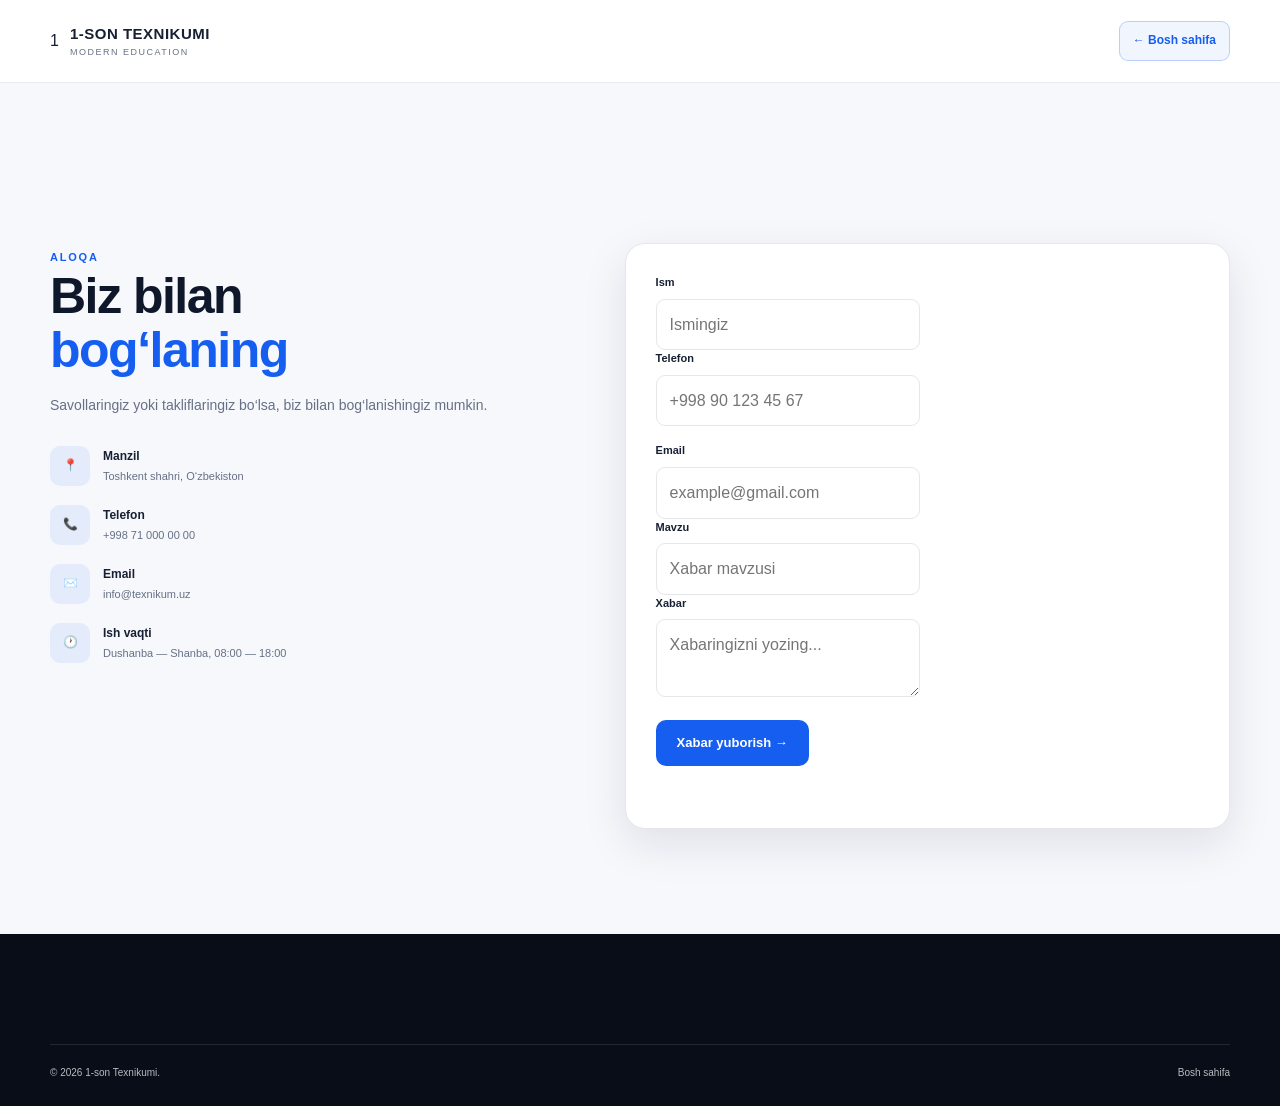
<file: sayt/pages/contact.html>
<!DOCTYPE html> <html lang="uz"> <head> <meta charset="UTF-8">

<meta name="viewport" content="width=device-width, initial-scale=1.0">

<title>Aloqa | 1-son Texnikumi</title> <link rel="stylesheet" href="../css/style.css"> </head> <body> <header class="header"> <div class="container navbar">

<a href="../index.html" class="logo">

<div class="logo-icon"> 1 </div> <div class="logo-text"> <strong> 1-SON TEXNIKUMI </strong> <span> MODERN EDUCATION </span> </div> </a>

<a href="../index.html" class="student-login">

← Bosh sahifa

</a> </div> </header> <main> <section class="section contact" style="padding-top:160px;"> <div class="container"> <div class="contact-grid"> <div class="contact-info"> <span class="section-label"> Aloqa </span> <h2> Biz bilan <span>bog‘laning</span> </h2> <p> Savollaringiz yoki takliflaringiz bo‘lsa, biz bilan bog‘lanishingiz mumkin. </p> <div class="contact-list"> <div class="contact-item"> <div class="contact-icon"> 📍 </div> <div> <strong> Manzil </strong> <span> Toshkent shahri, O‘zbekiston </span> </div> </div> <div class="contact-item"> <div class="contact-icon"> 📞 </div> <div> <strong> Telefon </strong> <span> +998 71 000 00 00 </span> </div> </div> <div class="contact-item"> <div class="contact-icon"> ✉️ </div> <div> <strong> Email </strong> <span> info@texnikum.uz </span> </div> </div> <div class="contact-item"> <div class="contact-icon"> 🕐 </div> <div> <strong> Ish vaqti </strong> <span> Dushanba — Shanba, 08:00 — 18:00 </span> </div> </div> </div> </div> <div class="contact-form-wrapper"> <form class="contact-form"> <div class="form-row"> <div class="form-group"> <label> Ism </label>

<input
type="text"
placeholder="Ismingiz"
required

</div> <div class="form-group"> <label> Telefon </label>

<input
type="tel"
placeholder="+998 90 123 45 67"
required

</div> </div> <div class="form-group"> <label> Email </label>

<input
type="email"
placeholder="example@gmail.com"
required

</div> <div class="form-group"> <label> Mavzu </label>

<input
type="text"
placeholder="Xabar mavzusi"
required

</div> <div class="form-group"> <label> Xabar </label> <textarea placeholder="Xabaringizni yozing..." required ></textarea> </div>

<button type="submit" class="btn btn-primary">

Xabar yuborish →

</button> </form> </div> </div> </div> </section> </main> <footer class="footer"> <div class="container"> <div class="footer-bottom"> <p> © 2026 1-son Texnikumi. </p> <div> <a href="../index.html"> Bosh sahifa </a> </div> </div> </div> </footer> <script src="../js/main.js"></script> </body> </html>
</file>
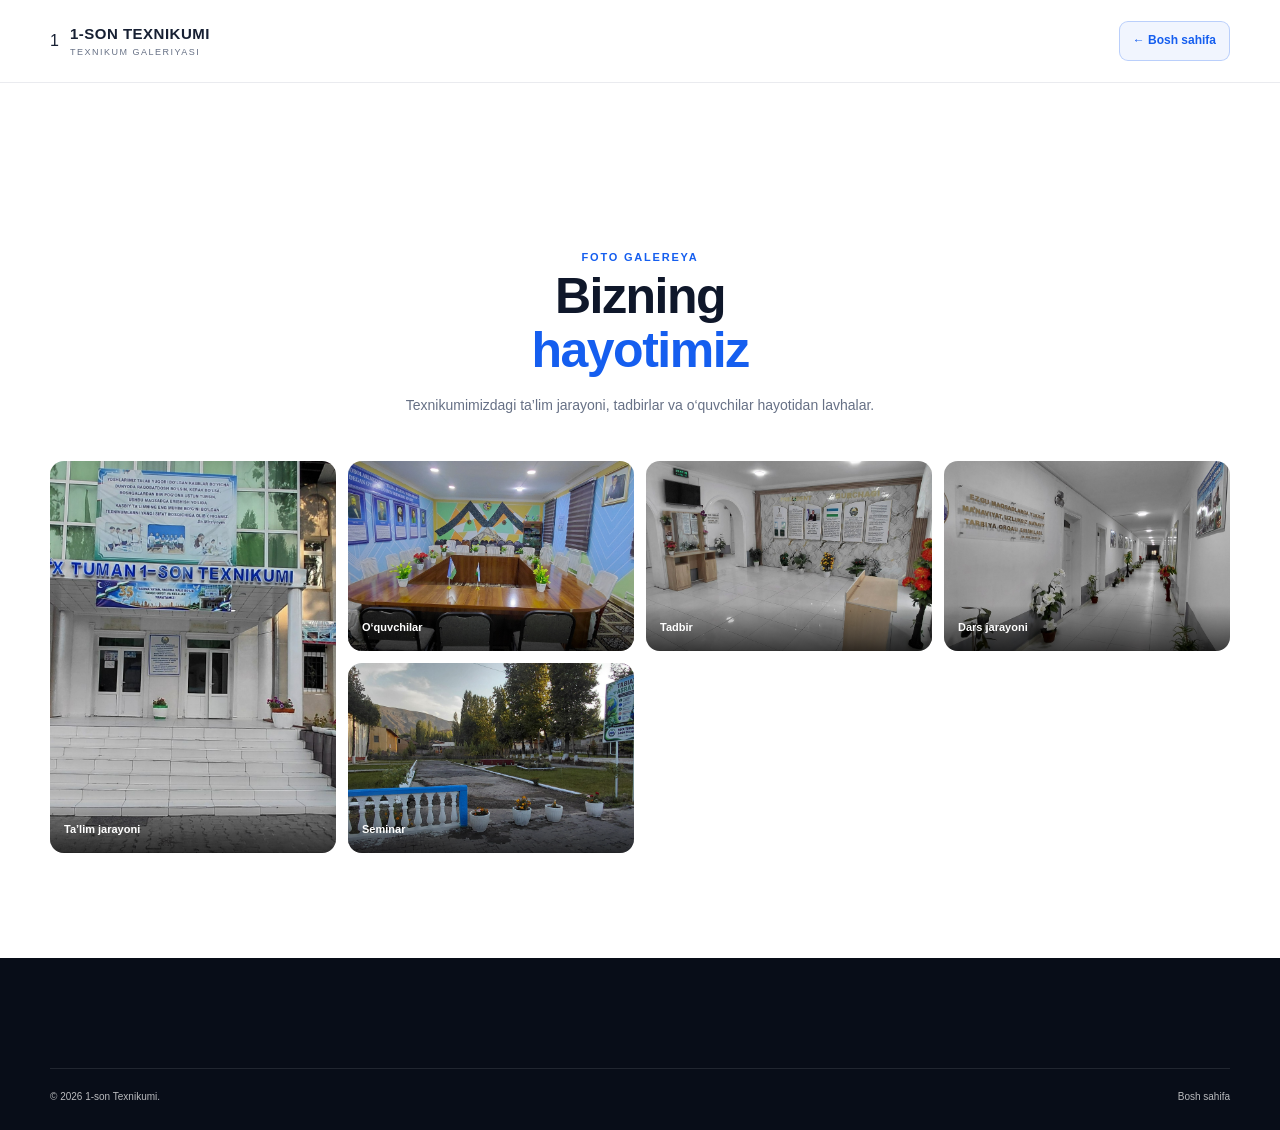
<file: sayt/pages/gallery.html>
<!DOCTYPE html>
 <html lang="uz"> <head>
 <meta charset="UTF-8">

<meta name="viewport" content="width=device-width, initial-scale=1.0">

<title>Galereya | 1-son Texnikumi</title>
 <link rel="stylesheet" href="../css/style.css"> 
</head> 
<body> 
<header class="header"> 
    <div class="container navbar">

        <a href="/index.html" class="logo">

                <div class="logo-icon"> 1 </div>
            <div class="logo-text">
                <strong> 1-SON TEXNIKUMI </strong> 
                 <span> TEXNIKUM GALERIYASI </span> 
            </div> 
        </a>

        <a href="../index.html" class="student-login">

            ← Bosh sahifa

        </a>
     </div>
</header>  
<main>  
     <section class="section" style="padding-top:160px;"> 
        <div class="container"> 
            <div class="section-heading center"> 
                <span class="section-label"> Foto galereya 

                </span> <h2> Bizning <span>hayotimiz</span> </h2>
                 <p> Texnikumimizdagi ta’lim jarayoni, tadbirlar va o‘quvchilar hayotidan lavhalar. </p>
                 </div> <div class="gallery-grid"> <div class="gallery-item gallery-large">

<img src="../assets/image/texnikum.jpg" alt="Texnikum">

<div class="gallery-overlay"> Ta’lim jarayoni </div> 
</div> <div class="gallery-item">

  <img src="../assets/image/madaniyat.jpg" alt="O‘quvchilar">

  <div class="gallery-overlay"> O‘quvchilar </div>
 </div> <div class="gallery-item">

<img src="../assets/image/zal.jpg" alt="Tadbir">

<div class="gallery-overlay"> Tadbir </div> </div> <div class="gallery-item">

<img src="../assets/image/zal2.jpg" alt="Dars jarayoni">

<div class="gallery-overlay"> Dars jarayoni </div> </div>
 <div class="gallery-item">

<img src="../assets/image/texnikumbog.jpg" alt="Texnikum bog">

<div class="gallery-overlay"> Seminar </div>
 </div>
 </div> 
</div> 
</section> 
</main> 

<footer class="footer">
    <div class="container"> <div class="footer-bottom">
         <p> © 2026 1-son Texnikumi. </p>
          <div> <a href="../index.html"> Bosh sahifa </a> 
    </div> </div> </div> </footer>
    
<script src="../js/main.js"></script> 

</body> 
</html>
</file>
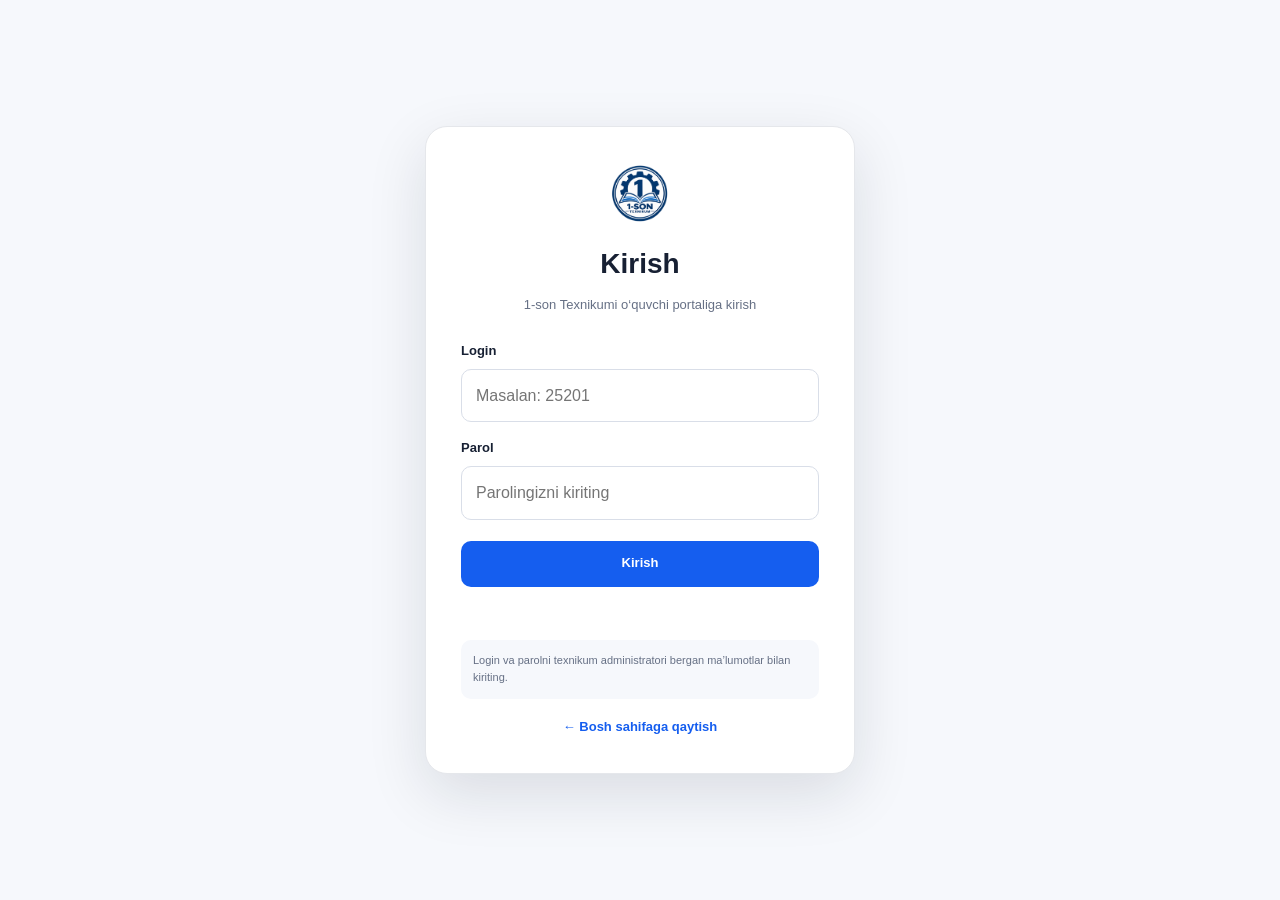
<file: sayt/pages/login.html>
<!DOCTYPE html>
<html lang="uz">
<head>
    <meta charset="UTF-8">
    <meta name="viewport" content="width=device-width, initial-scale=1.0">
    <title>Kirish | 1-son Texnikumi</title>
    <link rel="icon" type="image/png" href="../assets/image/logo.png">
    <link rel="stylesheet" href="../css/style.css">
</head>
<body>

<main class="login-page">
    <section class="login-card" aria-labelledby="loginTitle">
        <img class="login-logo"
             src="../assets/image/logo.png"
             alt="1-son Texnikumi">

        <h1 id="loginTitle">Kirish</h1>
        <p class="login-subtitle">1-son Texnikumi o‘quvchi portaliga kirish</p>

        <form id="loginForm" novalidate>
            <div class="login-form-group">
                <label for="login">Login</label>
                <input
                    type="text"
                    id="login"
                    name="login"
                    placeholder="Masalan: 25201"
                    autocomplete="username"
                    inputmode="text"
                    required
                >
            </div>

            <div class="login-form-group">
                <label for="password">Parol</label>
                <input
                    type="password"
                    id="password"
                    name="password"
                    placeholder="Parolingizni kiriting"
                    autocomplete="current-password"
                    required
                >
            </div>

            <button type="submit" class="btn btn-primary login-submit" id="loginSubmit">
                Kirish
            </button>

            <p id="loginMessage" class="login-message" role="status" aria-live="polite"></p>
        </form>

        <div class="login-note">
            Login va parolni texnikum administratori bergan ma’lumotlar bilan kiriting.
        </div>

        <a href="../index.html" class="login-back">← Bosh sahifaga qaytish</a>
    </section>
</main>

<script src="../js/login.js"></script>
</body>
</html>
</file>
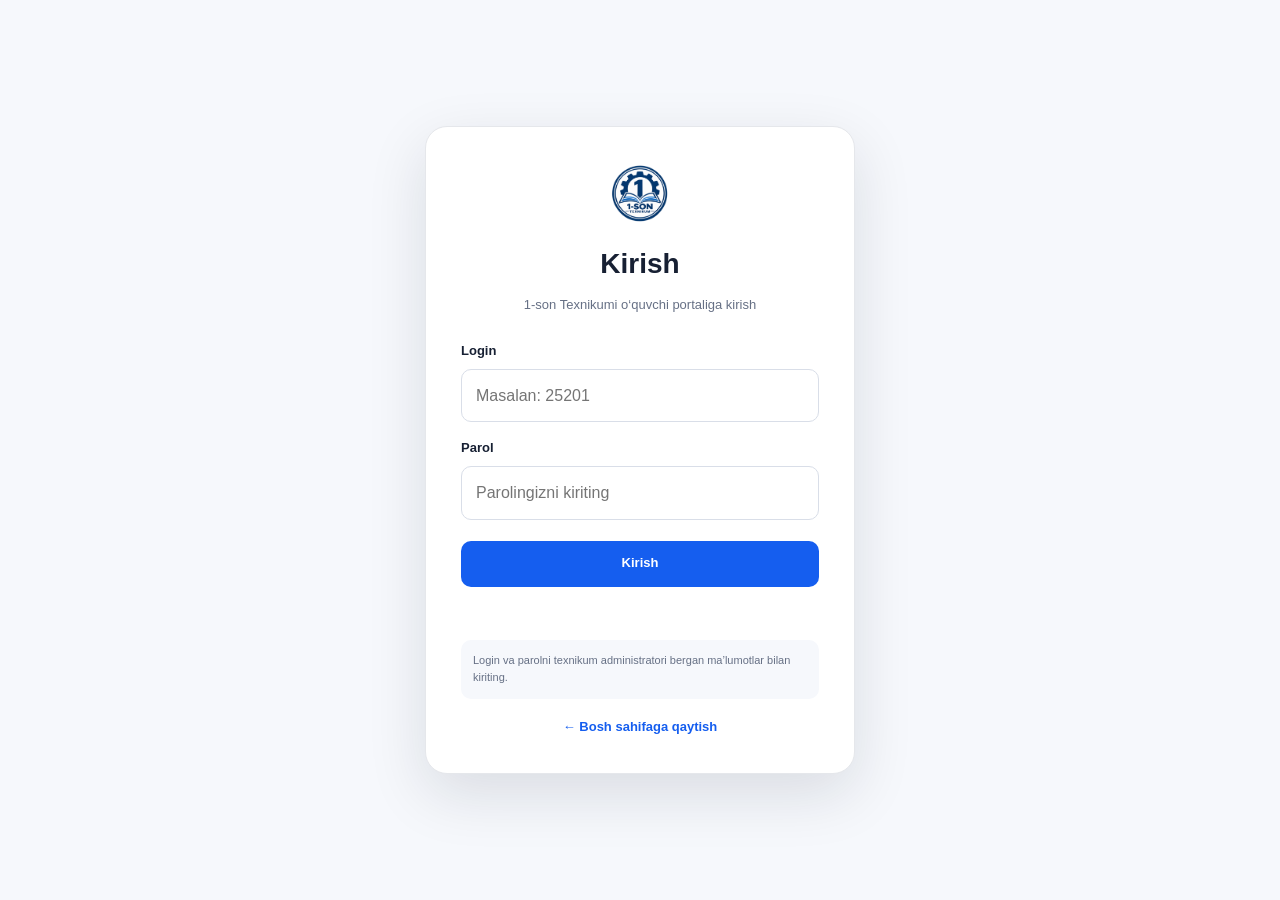
<file: sayt/pages/portal.html>
<!DOCTYPE html>
<html lang="uz">
<head>
    <meta charset="UTF-8">
    <meta name="viewport" content="width=device-width, initial-scale=1.0">
    <title>O'quvchi portali | 1-son Texnikumi</title>
    <link rel="icon" type="image/png" href="../assets/image/logo.png">
    <link rel="stylesheet" href="../css/style.css">
</head>
<body class="portal-body">

<header class="header">
    <div class="container">
        <nav class="navbar">
            <a href="../index.html" class="logo">
                <img src="../assets/image/logo.png" alt="1-son Texnikumi" width="52" height="52">
                <div class="logo-text">
                    <strong>1-SON TEXNIKUMI</strong>
                    <span>ZAMONAVIY TA'LIM</span>
                </div>
            </a>
            <div class="header-actions">
                <a href="../index.html" class="student-login">Bosh sahifa</a>
                <button id="logoutButton" class="login-button" type="button">Chiqish</button>
            </div>
        </nav>
    </div>
</header>

<main class="portal-page">
    <div class="container">
        <section class="portal-welcome">
            <div class="portal-welcome-text">
                <div class="section-label">O'QUVCHI PORTALI</div>
                <h1>Xush kelibsiz, <span id="studentName">O'quvchi</span>!</h1>
                <p id="studentInfo">Ma'lumotlar yuklanmoqda...</p>
            </div>
            <div class="portal-avatar" id="studentAvatar">O</div>
        </section>

        <div id="portalMessage" class="portal-message"></div>

        <section class="portal-cards">
            <article class="portal-card profile-card">
                <div class="portal-card-head">
                    <div>
                        <span class="portal-card-label">SHAXSIY MA'LUMOT</span>
                        <h2>Profil</h2>
                    </div>
                </div>
                <div class="profile-list">
                    <div><span>F.I.Sh.</span><strong id="profileName">—</strong></div>
                    <div><span>Login</span><strong id="profileLogin">—</strong></div>
                    <div><span>Guruh</span><strong id="profileGroup">—</strong></div>
                </div>
            </article>

            <article class="portal-card schedule-card">
                <div class="portal-card-head schedule-head">
                    <div>
                        <span class="portal-card-label">2026–2027 · I SEMESTR · I SMENA</span>
                        <h2>Haftalik dars jadvali</h2>
                    </div>
                    <span class="schedule-badge">252-GURUH</span>
                </div>
                <div id="scheduleContainer" class="schedule-container">
                    <div class="schedule-loading">Dars jadvali yuklanmoqda...</div>
                </div>
            </article>

            <article class="portal-card grades-card">
                <div class="portal-card-head">
                    <div>
                        <span class="portal-card-label">O'ZLASHTIRISH</span>
                        <h2>Baholar</h2>
                    </div>
                </div>
                <div class="table-wrap">
                    <table class="portal-table">
                        <thead>
                            <tr><th>#</th><th>Fan</th><th>Baho</th><th>Sana</th></tr>
                        </thead>
                        <tbody id="gradesBody">
                            <tr><td colspan="4">Yuklanmoqda...</td></tr>
                        </tbody>
                    </table>
                </div>
            </article>

            <article class="portal-card attendance-card">
                <div class="portal-card-head">
                    <div>
                        <span class="portal-card-label">NAZORAT</span>
                        <h2>Davomat</h2>
                    </div>
                </div>
                <div class="attendance-summary" id="attendanceSummary">—</div>
                <div class="table-wrap">
                    <table class="portal-table">
                        <thead><tr><th>Sana</th><th>Holat</th></tr></thead>
                        <tbody id="attendanceBody">
                            <tr><td colspan="2">Yuklanmoqda...</td></tr>
                        </tbody>
                    </table>
                </div>
            </article>

            <article class="portal-card announcements-card">
                <div class="portal-card-head">
                    <div>
                        <span class="portal-card-label">MUHIM XABARLAR</span>
                        <h2>E'lonlar</h2>
                    </div>
                </div>
                <div id="announcementsList" class="announcements-list">Yuklanmoqda...</div>
            </article>
        </section>
    </div>...................................
</main>

<footer class="footer">
    <div class="container">
        <div class="footer-bottom">
            <p>© <span id="currentYear">2026</span> 1-son Texnikumi. Barcha huquqlar himoyalangan.</p>
            <a href="../index.html">Bosh sahifa</a>
        </div>
    </div>
</footer>

<script src="../js/portal.js"></script>
</body>
</html>
</file>
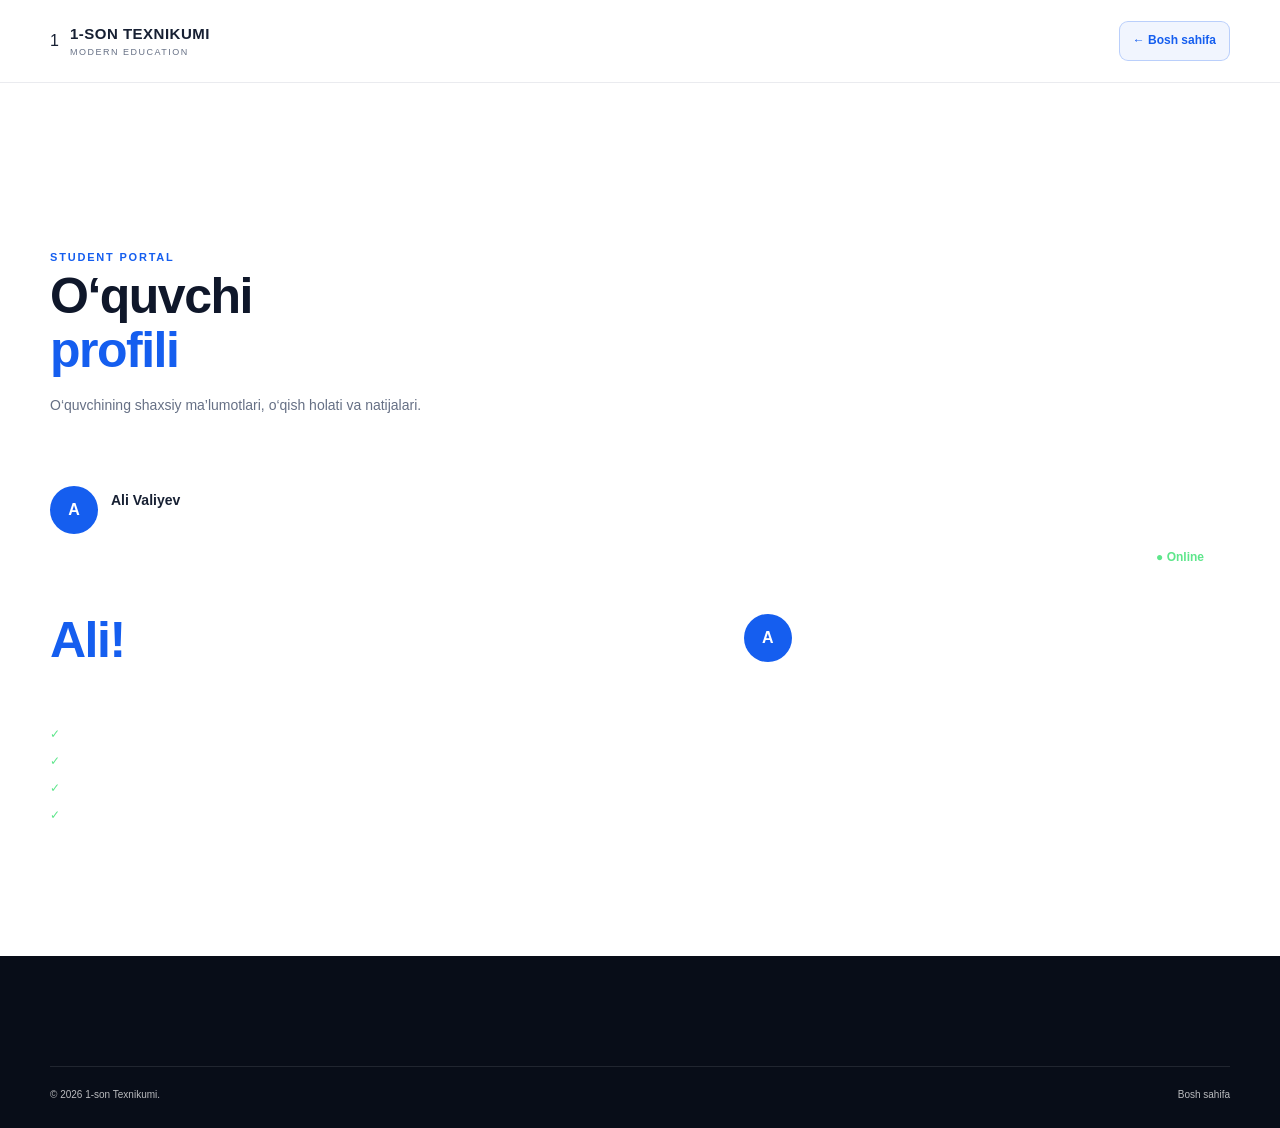
<file: sayt/pages/student-profile.html>
<!DOCTYPE html> <html lang="uz"> <head>
<meta charset="UTF-8">
<meta name="viewport"
      content="width=device-width, initial-scale=1.0">

<title>O‘quvchi profili | 1-son Texnikumi</title>

<link rel="stylesheet"
      href="../css/style.css">

</head> <body> <header class="header">
<div class="container navbar">

    <a href="../index.html" class="logo">

        <div class="logo-icon">
            1
        </div>

        <div class="logo-text">

            <strong>
                1-SON TEXNIKUMI
            </strong>

            <span>
                MODERN EDUCATION
            </span>

        </div>

    </a>

    <a href="../index.html"
       class="student-login">

        ← Bosh sahifa

    </a>

</div>

</header> <main> <section class="section" style="padding-top:160px;"> <div class="container">
<div class="section-heading">

    <span class="section-label">
        Student Portal
    </span>

    <h2>
        O‘quvchi
        <span>profili</span>
    </h2>

    <p>
        O‘quvchining shaxsiy ma’lumotlari,
        o‘qish holati va natijalari.
    </p>

</div>


<div class="portal-wrapper">

    <div class="portal-content">

        <div class="dashboard-user">

            <div class="user-avatar">
                A
            </div>

            <div>

                <strong>
                    Ali Valiyev
                </strong>

                <span>
                    ST-2026-001
                </span>

            </div>

        </div>


        <h2>
            Xush kelibsiz,
            <span>Ali!</span>
        </h2>

        <p>
            Bu sahifada o‘quvchining ta’lim jarayoni,
            baholari va davomat ma’lumotlarini
            ko‘rish mumkin.
        </p>


        <ul class="portal-list">

            <li>
                <span>✓</span>
                Davomat
            </li>

            <li>
                <span>✓</span>
                Baholar
            </li>

            <li>
                <span>✓</span>
                Fanlar
            </li>

            <li>
                <span>✓</span>
                Imtihonlar
            </li>

        </ul>

    </div>


    <div class="portal-dashboard">

        <div class="dashboard-top">

            <span>
                O‘quvchi kabineti
            </span>

            <span class="online">
                ● Online
            </span>

        </div>


        <div class="dashboard-user">

            <div class="user-avatar">
                A
            </div>

            <div>

                <strong>
                    Ali Valiyev
                </strong>

                <span>
                    Dasturiy injiniring
                </span>

            </div>

        </div>


        <div class="dashboard-stats">

            <div>
                <strong>92%</strong>
                <span>Davomat</span>
            </div>

            <div>
                <strong>4.7</strong>
                <span>O‘rtacha baho</span>
            </div>

            <div>
                <strong>12</strong>
                <span>Fanlar</span>
            </div>

        </div>

    </div>

</div>

</div> </section> </main> <footer class="footer"> <div class="container"> <div class="footer-bottom"> <p> © 2026 1-son Texnikumi. </p> <a href="../index.html"> Bosh sahifa </a> </div> </div> </footer> <script src="../js/main.js"></script> </body> </html>
</file>
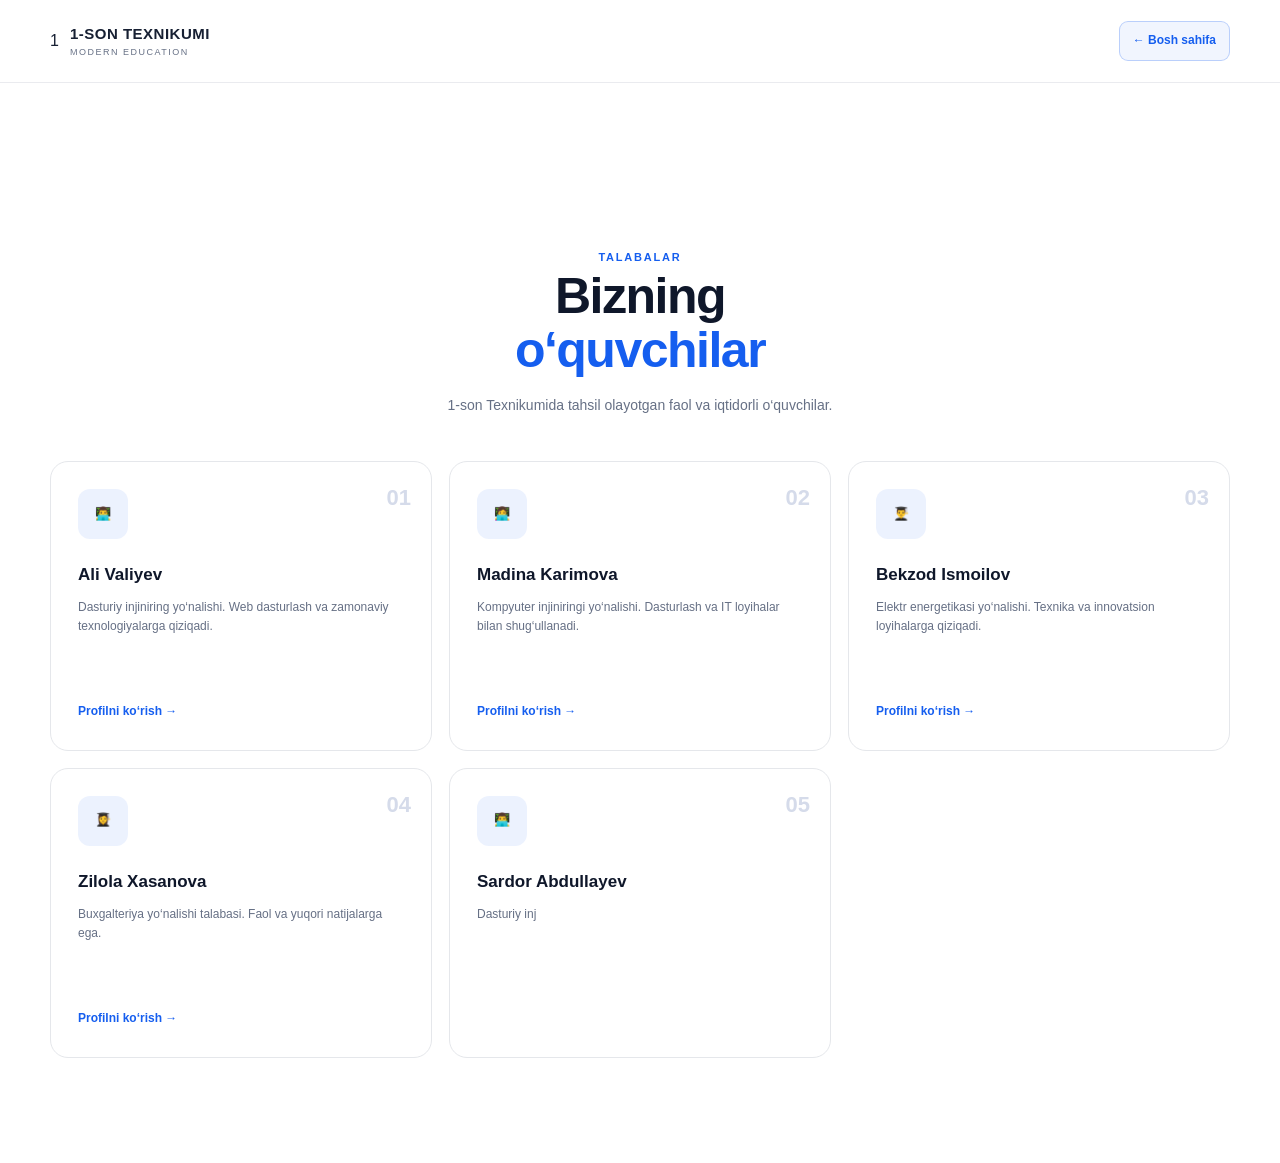
<file: sayt/pages/students.html>
<!DOCTYPE html> <html lang="uz"> <head> <meta charset="UTF-8"> <meta name="viewport" content="width=device-width, initial-scale=1.0"> <title>O‘quvchilar | 1-son Texnikumi</title> <link rel="stylesheet" href="../css/style.css"> </head> <body> <header class="header"> <div class="container navbar">
    <a href="../index.html" class="logo">
        <div class="logo-icon">1</div>
        <div class="logo-text">
            <strong>1-SON TEXNIKUMI</strong>
            <span>MODERN EDUCATION</span>
        </div>
    </a>

    <a href="../index.html" class="student-login">
        ← Bosh sahifa
    </a>

</div>

</header> <main> <section class="section" style="padding-top:160px;"> <div class="container">
<div class="section-heading center">

    <span class="section-label">
        Talabalar
    </span>

    <h2>
        Bizning
        <span>o‘quvchilar</span>
    </h2>

    <p>
        1-son Texnikumida tahsil olayotgan
        faol va iqtidorli o‘quvchilar.
    </p>

</div>


<div class="education-grid">

    <article class="education-card">

        <span class="education-number">01</span>

        <div class="education-icon">
            👨‍💻
        </div>

        <h3>
            Ali Valiyev
        </h3>

        <p>
            Dasturiy injiniring yo‘nalishi.
            Web dasturlash va zamonaviy
            texnologiyalarga qiziqadi.
        </p>

        <a href="student-profile.html">
            Profilni ko‘rish →
        </a>

    </article>


    <article class="education-card">

        <span class="education-number">02</span>

        <div class="education-icon">
            👩‍💻
        </div>

        <h3>
            Madina Karimova
        </h3>

        <p>
            Kompyuter injiniringi yo‘nalishi.
            Dasturlash va IT loyihalar bilan
            shug‘ullanadi.
        </p>

        <a href="student-profile.html">
            Profilni ko‘rish →
        </a>

    </article>


    <article class="education-card">

        <span class="education-number">03</span>

        <div class="education-icon">
            👨‍🎓
        </div>

        <h3>
            Bekzod Ismoilov
        </h3>

        <p>
            Elektr energetikasi yo‘nalishi.
            Texnika va innovatsion loyihalarga
            qiziqadi.
        </p>

        <a href="student-profile.html">
            Profilni ko‘rish →
        </a>

    </article>


    <article class="education-card">

        <span class="education-number">04</span>

        <div class="education-icon">
            👩‍🎓
        </div>

        <h3>
            Zilola Xasanova
        </h3>

        <p>
            Buxgalteriya yo‘nalishi talabasi.
            Faol va yuqori natijalarga ega.
        </p>

        <a href="student-profile.html">
            Profilni ko‘rish →
        </a>

    </article>


    <article class="education-card">

        <span class="education-number">05</span>

        <div class="education-icon">
            👨‍💻
        </div>

        <h3>
            Sardor Abdullayev
        </h3>

        <p>
            Dasturiy inj
</file>
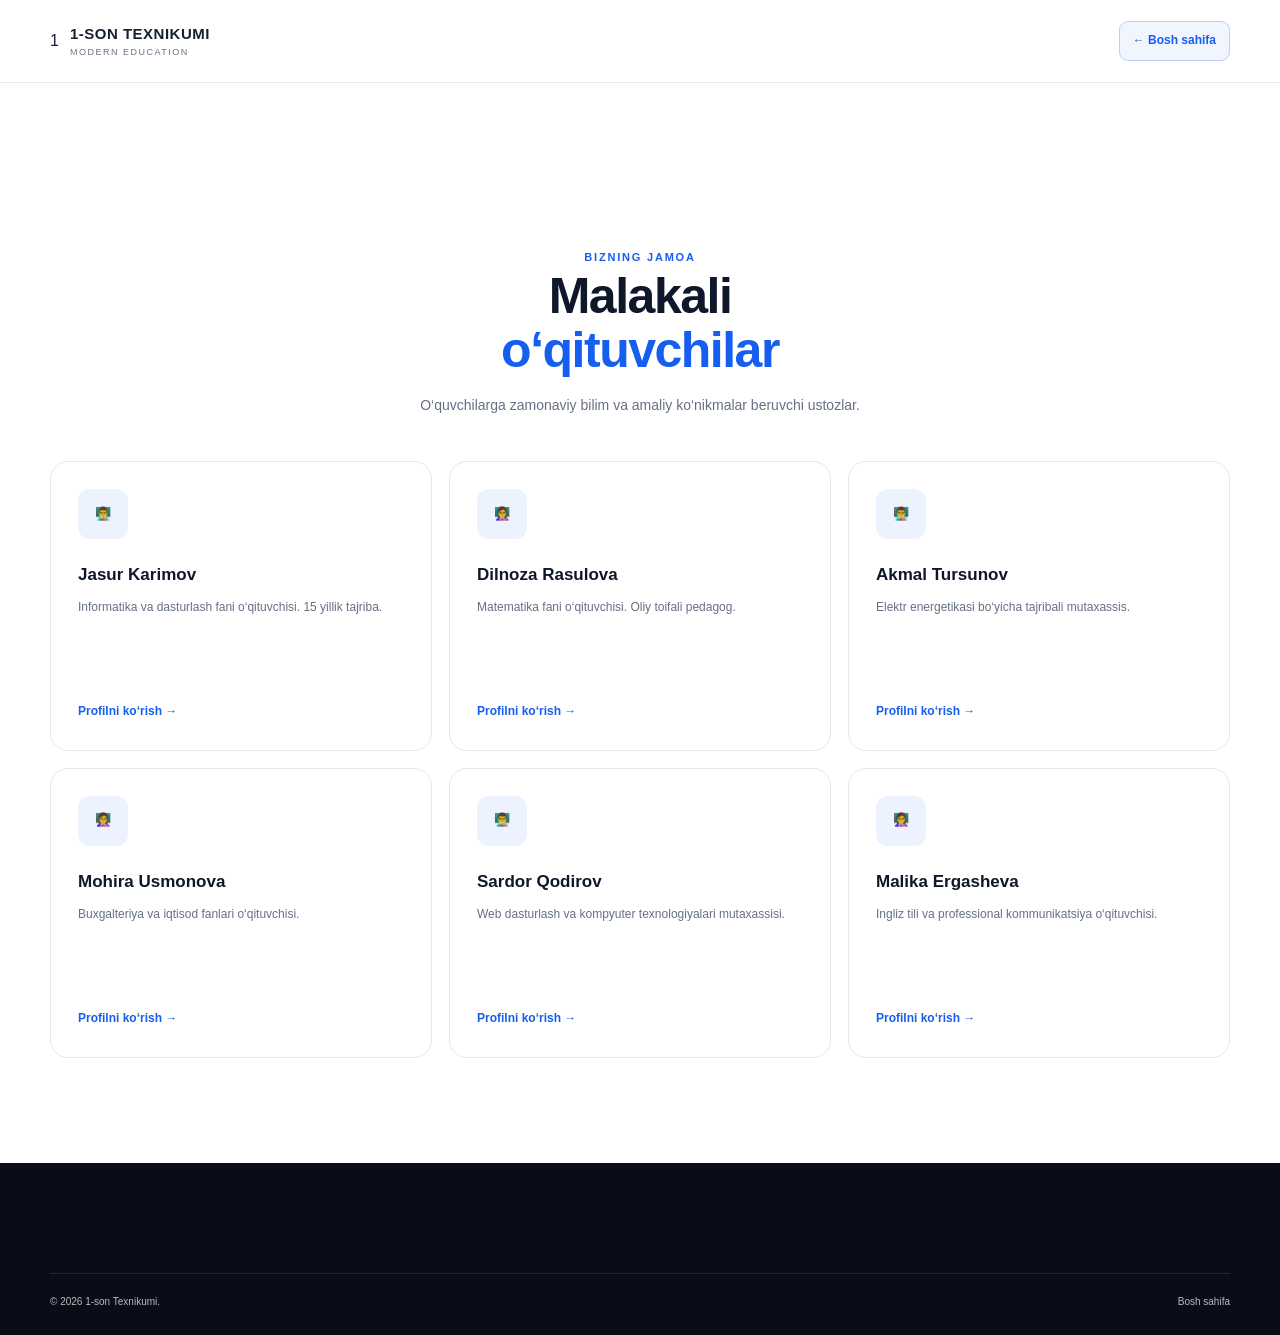
<file: sayt/pages/teachers.html>
<!DOCTYPE html> <html lang="uz"> <head> <meta charset="UTF-8"> <meta name="viewport" content="width=device-width, initial-scale=1.0"> <title>O‘qituvchilar | 1-son Texnikumi</title> <link rel="stylesheet" href="../css/style.css"> </head> <body> <header class="header"> <div class="container navbar">
    <a href="../index.html" class="logo">
        <div class="logo-icon">1</div>

        <div class="logo-text">
            <strong>1-SON TEXNIKUMI</strong>
            <span>MODERN EDUCATION</span>
        </div>
    </a>

    <a href="../index.html" class="student-login">
        ← Bosh sahifa
    </a>

</div>

</header> <main> <section class="section" style="padding-top:160px;"> <div class="container">
<div class="section-heading center">

    <span class="section-label">
        Bizning jamoa
    </span>

    <h2>
        Malakali
        <span>o‘qituvchilar</span>
    </h2>

    <p>
        O‘quvchilarga zamonaviy bilim va
        amaliy ko‘nikmalar beruvchi ustozlar.
    </p>

</div>


<div class="education-grid">

    <article class="education-card">

        <div class="education-icon">👨‍🏫</div>

        <h3>
            Jasur Karimov
        </h3>

        <p>
            Informatika va dasturlash fani
            o‘qituvchisi. 15 yillik tajriba.
        </p>

        <a href="teacher-profile.html">
            Profilni ko‘rish →
        </a>

    </article>


    <article class="education-card">

        <div class="education-icon">👩‍🏫</div>

        <h3>
            Dilnoza Rasulova
        </h3>

        <p>
            Matematika fani o‘qituvchisi.
            Oliy toifali pedagog.
        </p>

        <a href="teacher-profile.html">
            Profilni ko‘rish →
        </a>

    </article>


    <article class="education-card">

        <div class="education-icon">👨‍🏫</div>

        <h3>
            Akmal Tursunov
        </h3>

        <p>
            Elektr energetikasi bo‘yicha
            tajribali mutaxassis.
        </p>

        <a href="teacher-profile.html">
            Profilni ko‘rish →
        </a>

    </article>


    <article class="education-card">

        <div class="education-icon">👩‍🏫</div>

        <h3>
            Mohira Usmonova
        </h3>

        <p>
            Buxgalteriya va iqtisod fanlari
            o‘qituvchisi.
        </p>

        <a href="teacher-profile.html">
            Profilni ko‘rish →
        </a>

    </article>


    <article class="education-card">

        <div class="education-icon">👨‍🏫</div>

        <h3>
            Sardor Qodirov
        </h3>

        <p>
            Web dasturlash va kompyuter
            texnologiyalari mutaxassisi.
        </p>

        <a href="teacher-profile.html">
            Profilni ko‘rish →
        </a>

    </article>


    <article class="education-card">

        <div class="education-icon">👩‍🏫</div>

        <h3>
            Malika Ergasheva
        </h3>

        <p>
            Ingliz tili va professional
            kommunikatsiya o‘qituvchisi.
        </p>

        <a href="teacher-profile.html">
            Profilni ko‘rish →
        </a>

    </article>

</div>

</div> </section> </main> <footer class="footer"> <div class="container">
    <div class="footer-bottom">
        <p>© 2026 1-son Texnikumi.</p>

        <div>
            <a href="../index.html">Bosh sahifa</a>
        </div>
    </div>

</div>

</footer> <script src="../js/main.js"></script> </body> </html>
</file>
<file: sayt/css/style.css>
/* =========================================================
   1-SON TEXNIKUMI — ASOSIY CSS
   HTML alohida, CSS alohida
========================================================= */

* {
    margin: 0;
    padding: 0;
    box-sizing: border-box;
}

:root {
    --primary: #155eef;
    --primary-dark: #0b4dcc;
    --secondary: #0f172a;
    --text: #172033;
    --muted: #667085;
    --white: #ffffff;
    --light: #f6f8fc;
    --border: #e5e7eb;
    --success: #16a34a;
    --shadow: 0 15px 45px rgba(15, 23, 42, .10);
    --radius: 18px;
}

html {
    scroll-behavior: smooth;
}

body {
    font-family: "Inter", Arial, sans-serif;
    color: var(--text);
    background: var(--white);
    line-height: 1.6;
    overflow-x: hidden;
}

body.dark-mode {
    --secondary: #f8fafc;
    --text: #e5e7eb;
    --muted: #aab4c3;
    --white: #0f172a;
    --light: #111827;
    --border: #263244;
    background: #0b1120;
}

img {
    display: block;
    width: 100%;
}

a {
    color: inherit;
    text-decoration: none;
}

button,
input,
textarea {
    font: inherit;
}

button {
    cursor: pointer;
}

.container {
    width: min(1180px, calc(100% - 40px));
    margin: 0 auto;
}

/* =========================================================
   HEADER
========================================================= */

.header {
    position: sticky;
    top: 0;
    z-index: 1000;
    background: rgba(255, 255, 255, .94);
    border-bottom: 1px solid rgba(229, 231, 235, .8);
    backdrop-filter: blur(15px);
}

.dark-mode .header {
    background: rgba(11, 17, 32, .94);
    border-color: var(--border);
}

.navbar {
    position: relative;
    min-height: 82px;
    display: flex;
    align-items: center;
    justify-content: space-between;
    gap: 22px;
}

.logo {
    display: inline-flex;
    align-items: center;
    gap: 11px;
    flex-shrink: 0;
}

.logo img {
    width: 52px;
    height: 52px;
    object-fit: contain;
    border-radius: 12px;
}

.logo-text {
    display: flex;
    flex-direction: column;
    line-height: 1.15;
}

.logo-text strong {
    font-size: 15px;
    letter-spacing: .5px;
}

.logo-text span {
    margin-top: 5px;
    color: var(--muted);
    font-size: 9px;
    letter-spacing: 1.5px;
}

.navigation {
    display: flex;
    align-items: center;
    gap: 5px;
}

.nav-link {
    padding: 9px 11px;
    border-radius: 9px;
    color: var(--muted);
    font-size: 13px;
    font-weight: 600;
    transition: .2s ease;
}

.nav-link:hover,
.nav-link.active {
    color: var(--primary);
    background: rgba(21, 94, 239, .08);
}

.header-actions {
    display: flex;
    align-items: center;
    gap: 9px;
}

.student-login,
.login-button {
    display: inline-flex;
    align-items: center;
    justify-content: center;
    min-height: 40px;
    padding: 0 13px;
    border-radius: 9px;
    font-size: 12px;
    font-weight: 700;
    white-space: nowrap;
    transition: .2s ease;
}

/* KIRISH TUGMASI */
.login-button {
    color: var(--white);
    background: var(--primary);
    border: 1px solid var(--primary);
}

.login-button:hover {
    background: var(--primary-dark);
    transform: translateY(-1px);
    box-shadow: 0 7px 18px rgba(21, 94, 239, .22);
}

.student-login {
    color: var(--primary);
    border: 1px solid rgba(21, 94, 239, .25);
    background: rgba(21, 94, 239, .06);
}

.student-login:hover {
    background: rgba(21, 94, 239, .12);
}

.site-tools {
    display: flex;
    align-items: center;
    gap: 5px;
}

.site-tools button,
.menu-button {
    border: 0;
    background: transparent;
    color: var(--text);
    cursor: pointer;
    font: inherit;
}

.search-button,
.theme-button {
    padding: 8px 9px;
    border-radius: 8px;
    font-size: 12px;
    font-weight: 600;
}

.search-button:hover,
.theme-button:hover {
    background: var(--light);
    color: var(--primary);
}

.menu-button {
    display: none;
    width: 40px;
    height: 40px;
    padding: 8px;
    border-radius: 8px;
}

.menu-button span {
    display: block;
    width: 23px;
    height: 2px;
    margin: 4px auto;
    background: currentColor;
    border-radius: 2px;
}

.search-box {
    display: none;
    position: absolute;
    top: 75px;
    right: 20px;
    z-index: 1001;
    padding: 12px;
    background: var(--white);
    border: 1px solid var(--border);
    border-radius: 12px;
    box-shadow: var(--shadow);
}

.search-box.show {
    display: block;
}

.search-box input {
    width: 280px;
    max-width: 70vw;
    padding: 11px 14px;
    color: var(--text);
    background: var(--white);
    border: 1px solid var(--border);
    border-radius: 8px;
    outline: none;
}

.search-box input:focus {
    border-color: var(--primary);
}

/* =========================================================
   HERO
========================================================= */

.hero {
    position: relative;
    min-height: 680px;
    display: flex;
    align-items: center;
    overflow: hidden;
    background: linear-gradient(135deg, #f8fbff 0%, #eef4ff 100%);
}

.dark-mode .hero {
    background: #0f172a;
}

.hero-grid {
    position: absolute;
    inset: 0;
    opacity: .5;
    background-image:
        linear-gradient(rgba(21, 94, 239, .06) 1px, transparent 1px),
        linear-gradient(90deg, rgba(21, 94, 239, .06) 1px, transparent 1px);
    background-size: 55px 55px;
}

.hero-circle {
    position: absolute;
    border-radius: 50%;
    filter: blur(2px);
    pointer-events: none;
}

.circle-one {
    width: 330px;
    height: 330px;
    right: -130px;
    top: -80px;
    background: rgba(21, 94, 239, .10);
}

.circle-two {
    width: 220px;
    height: 220px;
    left: -80px;
    bottom: -70px;
    background: rgba(21, 94, 239, .08);
}

.hero-content {
    position: relative;
    z-index: 2;
    display: grid;
    grid-template-columns: 1fr .9fr;
    align-items: center;
    gap: 70px;
    padding: 85px 0;
}

.hero-badge {
    display: inline-flex;
    align-items: center;
    gap: 8px;
    margin-bottom: 20px;
    padding: 8px 12px;
    border-radius: 999px;
    color: var(--primary);
    background: rgba(21, 94, 239, .08);
    font-size: 12px;
    font-weight: 700;
}

.badge-dot {
    width: 7px;
    height: 7px;
    border-radius: 50%;
    background: var(--success);
    box-shadow: 0 0 0 5px rgba(22, 163, 74, .10);
}

.hero h1 {
    max-width: 700px;
    margin-bottom: 22px;
    color: var(--secondary);
    font-size: clamp(42px, 6vw, 76px);
    line-height: 1.02;
    letter-spacing: -2.8px;
}

.hero h1 span,
.section-heading h2 span,
.about-content h2 span,
.admission-content h2 span,
.portal-content h2 span,
.contact-info h2 span {
    display: block;
    color: var(--primary);
}

.hero-text > p {
    max-width: 600px;
    margin-bottom: 28px;
    color: var(--muted);
    font-size: 16px;
}

.hero-buttons,
.admission-actions,
.portal-buttons {
    display: flex;
    align-items: center;
    flex-wrap: wrap;
    gap: 11px;
}

.btn {
    display: inline-flex;
    align-items: center;
    justify-content: center;
    min-height: 46px;
    padding: 0 20px;
    border: 1px solid transparent;
    border-radius: 10px;
    font-size: 13px;
    font-weight: 700;
    transition: .22s ease;
}

.btn:hover {
    transform: translateY(-2px);
}

.btn-primary {
    color: #fff;
    background: var(--primary);
}

.btn-primary:hover {
    background: var(--primary-dark);
    box-shadow: 0 10px 24px rgba(21, 94, 239, .20);
}

.btn-secondary {
    color: var(--text);
    background: var(--white);
    border-color: var(--border);
}

.btn-secondary:hover {
    border-color: var(--primary);
    color: var(--primary);
}

.hero-info {
    display: flex;
    align-items: center;
    gap: 22px;
    margin-top: 45px;
}

.hero-info-item {
    display: flex;
    flex-direction: column;
}

.hero-info-item strong {
    color: var(--secondary);
    font-size: 22px;
}

.hero-info-item span {
    color: var(--muted);
    font-size: 11px;
}

.hero-info-line {
    width: 1px;
    height: 35px;
    background: var(--border);
}

.hero-visual {
    position: relative;
}

.hero-image-card {
    position: relative;
    overflow: hidden;
    border-radius: 28px;
    box-shadow: 0 30px 70px rgba(15, 23, 42, .20);
    transform: rotate(1deg);
}

.hero-image-card img {
    height: 520px;
    object-fit: cover;
}

.hero-image-overlay {
    position: absolute;
    inset: 0;
    background: linear-gradient(to top, rgba(15, 23, 42, .35), transparent 55%);
}

.floating-card {
    position: absolute;
    z-index: 3;
    padding: 15px 18px;
    background: var(--white);
    border: 1px solid var(--border);
    border-radius: 13px;
    box-shadow: var(--shadow);
}

.floating-card strong,
.floating-card span {
    display: block;
}

.floating-card strong {
    font-size: 19px;
}

.floating-card span {
    color: var(--muted);
    font-size: 10px;
}

.floating-card-top {
    top: 28px;
    left: -35px;
}

.floating-card-bottom {
    right: -25px;
    bottom: 30px;
}

/* =========================================================
   STATISTICS
========================================================= */

.statistics {
    position: relative;
    z-index: 5;
    margin-top: -35px;
}

.statistics-grid {
    display: grid;
    grid-template-columns: repeat(4, 1fr);
    gap: 12px;
}

.stat-card {
    padding: 24px 20px;
    background: var(--white);
    border: 1px solid var(--border);
    border-radius: 15px;
    box-shadow: var(--shadow);
    transition: .2s ease;
}

.stat-card:hover {
    transform: translateY(-4px);
    border-color: rgba(21, 94, 239, .25);
}

.stat-content strong {
    display: block;
    margin-bottom: 3px;
    color: var(--primary);
    font-size: 30px;
}

.stat-content span {
    color: var(--muted);
    font-size: 12px;
}

/* =========================================================
   SECTION
========================================================= */

.section {
    padding: 105px 0;
}

.section-heading {
    max-width: 680px;
    margin-bottom: 45px;
}

.section-heading.center {
    margin-left: auto;
    margin-right: auto;
    text-align: center;
}

.section-label {
    margin-bottom: 12px;
    color: var(--primary);
    font-size: 11px;
    font-weight: 800;
    letter-spacing: 1.8px;
    text-transform: uppercase;
}

.section-label.light {
    color: rgba(255, 255, 255, .72);
}

.section-heading h2,
.about-content h2,
.admission-content h2,
.portal-content h2,
.contact-info h2 {
    margin-bottom: 17px;
    color: var(--secondary);
    font-size: clamp(32px, 4vw, 50px);
    line-height: 1.08;
    letter-spacing: -1.5px;
}

.section-heading p,
.about-content p,
.contact-info > p {
    color: var(--muted);
    font-size: 14px;
}

/* =========================================================
   ABOUT
========================================================= */

.about {
    background: var(--light);
}

.about-grid {
    display: grid;
    grid-template-columns: .9fr 1fr;
    align-items: center;
    gap: 75px;
}

.about-image {
    position: relative;
}

.about-image > img {
    height: 530px;
    object-fit: cover;
    border-radius: 24px;
    box-shadow: var(--shadow);
}

.experience-card {
    position: absolute;
    right: -28px;
    bottom: 28px;
    display: flex;
    align-items: center;
    gap: 12px;
    padding: 18px 20px;
    background: var(--white);
    border: 1px solid var(--border);
    border-radius: 14px;
    box-shadow: var(--shadow);
}

.experience-card strong {
    color: var(--primary);
    font-size: 30px;
}

.experience-card span {
    color: var(--muted);
    font-size: 11px;
    line-height: 1.35;
}

.about-content p {
    margin-bottom: 15px;
}

.about-features {
    display: grid;
    grid-template-columns: repeat(2, 1fr);
    gap: 12px;
    margin: 27px 0;
}

.feature {
    display: flex;
    align-items: center;
    gap: 8px;
    color: var(--text);
    font-size: 12px;
    font-weight: 600;
}

.feature-icon {
    color: var(--success);
    font-weight: 800;
}

.text-button {
    color: var(--primary);
    font-size: 13px;
    font-weight: 800;
}

/* =========================================================
   EDUCATION
========================================================= */

.education-grid {
    display: grid;
    grid-template-columns: repeat(3, 1fr);
    gap: 17px;
}

.education-card {
    position: relative;
    overflow: hidden;
    padding: 27px;
    background: var(--white);
    border: 1px solid var(--border);
    border-radius: var(--radius);
    transition: .25s ease;
}

.education-card:hover {
    transform: translateY(-5px);
    border-color: rgba(21, 94, 239, .25);
    box-shadow: var(--shadow);
}

.education-number {
    position: absolute;
    top: 18px;
    right: 20px;
    color: #d5dbea;
    font-size: 22px;
    font-weight: 800;
}

.education-icon {
    width: 50px;
    height: 50px;
    display: grid;
    place-items: center;
    margin-bottom: 22px;
    border-radius: 12px;
    color: var(--primary);
    background: rgba(21, 94, 239, .08);
    font-size: 13px;
    font-weight: 800;
}

.education-card h3 {
    margin-bottom: 10px;
    color: var(--secondary);
    font-size: 17px;
}

.education-card p {
    min-height: 82px;
    margin-bottom: 17px;
    color: var(--muted);
    font-size: 12px;
}

.education-card > a,
.news-body > a {
    color: var(--primary);
    font-size: 12px;
    font-weight: 800;
}

.center-button {
    margin-top: 35px;
    text-align: center;
}

/* =========================================================
   ADMISSION
========================================================= */

.admission-cta {
    padding: 70px 0;
    background: var(--primary);
}

.admission-content {
    display: flex;
    align-items: center;
    justify-content: space-between;
    gap: 40px;
}

.admission-content h2 {
    color: #fff;
}

.admission-content p {
    max-width: 580px;
    color: rgba(255,255,255,.76);
    font-size: 13px;
}

.btn-white {
    color: var(--primary);
    background: #fff;
}

.btn-outline-white {
    color: #fff;
    border-color: rgba(255,255,255,.5);
    background: transparent;
}

.btn-outline-white:hover {
    background: rgba(255,255,255,.10);
}

/* =========================================================
   NEWS
========================================================= */

.news {
    background: var(--light);
}

.news-grid {
    display: grid;
    grid-template-columns: repeat(3, 1fr);
    gap: 18px;
}

.news-card {
    overflow: hidden;
    background: var(--white);
    border: 1px solid var(--border);
    border-radius: var(--radius);
    transition: .22s ease;
}

.news-card:hover {
    transform: translateY(-4px);
    box-shadow: var(--shadow);
}

.news-image {
    position: relative;
}

.news-image img {
    height: 220px;
    object-fit: cover;
}

.news-category {
    position: absolute;
    left: 14px;
    bottom: 14px;
    padding: 6px 9px;
    color: #fff;
    background: rgba(15, 23, 42, .78);
    border-radius: 6px;
    font-size: 9px;
    font-weight: 800;
}

.news-body {
    padding: 21px;
}

.news-body time {
    color: var(--primary);
    font-size: 10px;
    font-weight: 700;
}

.news-body h3 {
    margin: 8px 0;
    color: var(--secondary);
    font-size: 16px;
    line-height: 1.35;
}

.news-body p {
    margin-bottom: 14px;
    color: var(--muted);
    font-size: 12px;
}

/* =========================================================
   PORTAL
========================================================= */

.portal {
    background: #0f172a;
}

.portal-wrapper {
    display: grid;
    grid-template-columns: 1fr .85fr;
    align-items: center;
    gap: 65px;
}

.portal-content h2 {
    color: #fff;
}

.portal-content > p {
    max-width: 600px;
    margin-bottom: 20px;
    color: rgba(255,255,255,.68);
    font-size: 13px;
}

.portal-list {
    margin: 0 0 25px;
    padding: 0;
    list-style: none;
}

.portal-list li {
    display: flex;
    align-items: center;
    gap: 9px;
    margin-bottom: 8px;
    color: rgba(255,255,255,.85);
    font-size: 12px;
}

.portal-list li span {
    color: #5ee68b;
}

.portal-dashboard {
    padding: 25px;
    color: #fff;
    background: rgba(255,255,255,.07);
    border: 1px solid rgba(255,255,255,.10);
    border-radius: 22px;
}

.dashboard-top,
.dashboard-user,
.dashboard-stats {
    display: flex;
}

.dashboard-top {
    justify-content: space-between;
    padding-bottom: 20px;
    border-bottom: 1px solid rgba(255,255,255,.10);
    font-size: 12px;
    font-weight: 700;
}

.online {
    color: #5ee68b;
}

.dashboard-user {
    align-items: center;
    gap: 13px;
    padding: 25px 0;
}

.user-avatar {
    width: 48px;
    height: 48px;
    display: grid;
    place-items: center;
    border-radius: 50%;
    color: #fff;
    background: var(--primary);
    font-weight: 800;
}

.dashboard-user strong,
.dashboard-user span {
    display: block;
}

.dashboard-user strong {
    font-size: 14px;
}

.dashboard-user span {
    margin-top: 3px;
    color: rgba(255,255,255,.58);
    font-size: 10px;
}

.dashboard-stats {
    gap: 10px;
}

.dashboard-stats > div {
    flex: 1;
    padding: 15px;
    background: rgba(255,255,255,.06);
    border-radius: 11px;
}

.dashboard-stats strong,
.dashboard-stats span {
    display: block;
}

.dashboard-stats strong {
    font-size: 20px;
}

.dashboard-stats span {
    color: rgba(255,255,255,.55);
    font-size: 9px;
}

/* =========================================================
   GALLERY
========================================================= */

.gallery-grid {
    display: grid;
    grid-template-columns: repeat(4, 1fr);
    grid-auto-rows: 190px;
    gap: 12px;
}

.gallery-item {
    position: relative;
    overflow: hidden;
    cursor: pointer;
    border-radius: 14px;
}

.gallery-item img {
    width: 100%;
    height: 100%;
    object-fit: cover;
    transition: transform .3s ease;
}

.gallery-item:hover img {
    transform: scale(1.05);
}

.gallery-large {
    grid-row: span 2;
}

.gallery-overlay {
    position: absolute;
    right: 0;
    bottom: 0;
    left: 0;
    padding: 14px;
    color: #fff;
    background: linear-gradient(transparent, rgba(0,0,0,.65));
    font-size: 11px;
    font-weight: 700;
}

.gallery-lightbox {
    position: fixed;
    inset: 0;
    z-index: 9999;
    display: none;
    align-items: center;
    justify-content: center;
    padding: 20px;
    background: rgba(0,0,0,.88);
}

.gallery-lightbox.show {
    display: flex;
}

.gallery-lightbox img {
    max-width: 92vw;
    max-height: 88vh;
    width: auto;
    object-fit: contain;
    border-radius: 10px;
}

.lightbox-close {
    position: absolute;
    top: 18px;
    right: 24px;
    border: 0;
    background: transparent;
    color: #fff;
    font-size: 38px;
}

/* =========================================================
   CONTACT
========================================================= */

.contact {
    background: var(--light);
}

.contact-grid {
    display: grid;
    grid-template-columns: .85fr 1fr;
    gap: 60px;
}

.contact-list {
    margin-top: 30px;
}

.contact-item {
    display: flex;
    align-items: center;
    gap: 13px;
    margin-bottom: 19px;
}

.contact-icon {
    width: 40px;
    height: 40px;
    display: grid;
    place-items: center;
    flex-shrink: 0;
    border-radius: 10px;
    color: var(--primary);
    background: rgba(21, 94, 239, .08);
    font-size: 12px;
    font-weight: 800;
}

.contact-item strong,
.contact-item span,
.contact-item a {
    display: block;
}

.contact-item strong {
    font-size: 12px;
}

.contact-item span,
.contact-item a {
    margin-top: 2px;
    color: var(--muted);
    font-size: 11px;
}

.contact-item a:hover {
    color: var(--primary);
}

.contact-form-wrapper {
    padding: 30px;
    background: var(--white);
    border: 1px solid var(--border);
    border-radius: 20px;
    box-shadow: var(--shadow);
}

.form-row {
    display: grid;
    grid-template-columns: 1fr 1fr;
    gap: 14px;
}

.form-group {
    margin-bottom: 16px;
}

.form-group label {
    display: block;
    margin-bottom: 7px;
    font-size: 11px;
    font-weight: 700;
}

.form-group input,
.form-group textarea {
    width: 100%;
    padding: 12px 13px;
    color: var(--text);
    background: var(--white);
    border: 1px solid var(--border);
    border-radius: 9px;
    outline: none;
    resize: vertical;
}

.form-group input:focus,
.form-group textarea:focus {
    border-color: var(--primary);
}

#formMessage {
    margin-top: 12px;
    color: var(--primary);
    font-size: 11px;
}

.no-results {
    display: none;
    margin-top: 20px;
    color: var(--muted);
    text-align: center;
}

/* =========================================================
   FOOTER
========================================================= */

.footer {
    padding: 65px 0 25px;
    color: rgba(255,255,255,.72);
    background: #080d18;
}

.footer .logo-text strong {
    color: #fff;
}

.footer .logo-text span {
    color: rgba(255,255,255,.45);
}

.footer-grid {
    display: grid;
    grid-template-columns: 1.5fr 1fr 1fr 1.1fr;
    gap: 40px;
}

.footer-brand > p {
    max-width: 330px;
    margin: 20px 0;
    font-size: 11px;
    line-height: 1.8;
}

.footer-column h3 {
    margin-bottom: 16px;
    color: #fff;
    font-size: 13px;
}

.footer-column > a,
.footer-column > p,
.footer-contact {
    display: block;
    margin-bottom: 9px;
    font-size: 11px;
}

.footer-column a:hover,
.footer-contact:hover {
    color: #fff;
}

.social-links {
    display: flex;
    flex-wrap: wrap;
    gap: 8px;
}

.social-links a {
    padding: 7px 10px;
    border: 1px solid rgba(255,255,255,.12);
    border-radius: 7px;
    font-size: 10px;
}

.footer-bottom {
    display: flex;
    justify-content: space-between;
    gap: 20px;
    margin-top: 45px;
    padding-top: 20px;
    border-top: 1px solid rgba(255,255,255,.10);
    font-size: 10px;
}

.footer-bottom > div {
    display: flex;
    gap: 15px;
}

.footer-bottom a:hover {
    color: #fff;
}

/* =========================================================
   BACK TO TOP
========================================================= */

.back-to-top {
    position: fixed;
    right: 22px;
    bottom: 22px;
    z-index: 999;
    display: none;
    width: 45px;
    height: 45px;
    border: 0;
    border-radius: 50%;
    color: #fff;
    background: var(--primary);
    box-shadow: var(--shadow);
}

.back-to-top.show {
    display: block;
}

/* =========================================================
   RESPONSIVE
========================================================= */

@media (max-width: 1100px) {
    .navigation {
        gap: 0;
    }

    .nav-link {
        padding: 8px 7px;
        font-size: 11px;
    }

    .student-login,
    .login-button {
        padding: 0 9px;
        font-size: 10px;
    }

    .hero-content {
        gap: 40px;
    }
}

@media (max-width: 900px) {
    .navigation {
        display: none;
        position: absolute;
        top: 82px;
        left: 0;
        right: 0;
        padding: 15px;
        flex-direction: column;
        align-items: stretch;
        background: var(--white);
        border: 1px solid var(--border);
        border-radius: 0 0 14px 14px;
        box-shadow: var(--shadow);
    }

    .navigation.show {
        display: flex;
    }

    .nav-link {
        padding: 12px;
    }

    .menu-button {
        display: block;
    }

    .hero-content,
    .about-grid,
    .portal-wrapper,
    .contact-grid {
        grid-template-columns: 1fr;
    }

    .hero-content {
        padding: 70px 0;
    }

    .hero-visual {
        max-width: 650px;
        margin: 0 auto;
        width: 100%;
    }

    .statistics-grid {
        grid-template-columns: repeat(2, 1fr);
    }

    .education-grid,
    .news-grid {
        grid-template-columns: repeat(2, 1fr);
    }

    .gallery-grid {
        grid-template-columns: repeat(2, 1fr);
    }

    .gallery-large {
        grid-row: span 1;
    }

    .admission-content {
        flex-direction: column;
        align-items: flex-start;
    }

    .footer-grid {
        grid-template-columns: repeat(2, 1fr);
    }
}

@media (max-width: 640px) {
    .container {
        width: min(100% - 28px, 1180px);
    }

    .navbar {
        min-height: 72px;
    }

    .logo img {
        width: 43px;
        height: 43px;
    }

    .logo-text strong {
        font-size: 12px;
    }

    .logo-text span {
        font-size: 7px;
    }

    .student-login {
        display: none;
    }

    .login-button {
        min-height: 36px;
        padding: 0 10px;
        font-size: 11px;
    }

    .search-button,
    .theme-button {
        display: none;
    }

    .hero {
        min-height: auto;
    }

    .hero-content {
        padding: 60px 0 75px;
    }

    .hero h1 {
        font-size: 43px;
        letter-spacing: -1.8px;
    }

    .hero-info {
        gap: 13px;
    }

    .hero-info-item strong {
        font-size: 17px;
    }

    .hero-info-item span {
        font-size: 9px;
    }

    .hero-image-card img {
        height: 360px;
    }

    .floating-card-top {
        left: 8px;
        top: 15px;
    }

    .floating-card-bottom {
        right: 8px;
        bottom: 15px;
    }

    .section {
        padding: 75px 0;
    }

    .statistics {
        margin-top: -20px;
    }

    .statistics-grid,
    .education-grid,
    .news-grid,
    .footer-grid,
    .form-row {
        grid-template-columns: 1fr;
    }

    .about-features {
        grid-template-columns: 1fr;
    }

    .about-image > img {
        height: 370px;
    }

    .experience-card {
        right: 10px;
        bottom: 15px;
    }

    .gallery-grid {
        grid-template-columns: 1fr 1fr;
        grid-auto-rows: 145px;
    }

    .portal-dashboard {
        padding: 18px;
    }

    .dashboard-stats > div {
        padding: 10px;
    }

    .contact-form-wrapper {
        padding: 20px;
    }

    .footer-bottom {
        flex-direction: column;
    }
}

/* =========================================================
   LOGIN SAHIFASI
   ========================================================= */

.login-page {
    min-height: 100vh;
    display: grid;
    place-items: center;
    padding: 30px 15px;
    background: var(--bg-color, #f6f8fc);
}

.login-card {
    width: min(430px, 100%);
    padding: 35px;
    background: var(--card-bg, #ffffff);
    border: 1px solid var(--border-color, #e5e7eb);
    border-radius: 22px;
    box-shadow: 0 20px 60px rgba(15, 23, 42, 0.12);
}

.login-logo {
    width: 62px;
    height: 62px;
    display: block;
    margin: 0 auto 18px;
    object-fit: contain;
    border-radius: 14px;
}

.login-card h1 {
    margin: 0 0 8px;
    text-align: center;
    font-size: 28px;
}

.login-subtitle {
    margin: 0 0 25px;
    color: #667085;
    text-align: center;
    font-size: 13px;
}

.login-form-group {
    margin-bottom: 16px;
}

.login-form-group label {
    display: block;
    margin-bottom: 7px;
    font-size: 13px;
    font-weight: 700;
}

.login-form-group input {
    width: 100%;
    padding: 13px 14px;
    border: 1px solid #d9dee8;
    border-radius: 10px;
    outline: none;
    background: #fff;
    color: #101828;
    font: inherit;
    box-sizing: border-box;
}

.login-form-group input:focus {
    border-color: #155eef;
    box-shadow: 0 0 0 3px rgba(21, 94, 239, 0.10);
}

.login-submit {
    width: 100%;
    margin-top: 5px;
    border: 0;
}

.login-submit:disabled {
    opacity: 0.65;
    cursor: wait;
}

.login-message {
    min-height: 20px;
    margin: 13px 0 0;
    text-align: center;
    font-size: 13px;
    line-height: 1.5;
}

.login-message.error {
    color: #d92d20;
}

.login-message.success {
    color: #027a48;
}

.login-back {
    display: block;
    margin-top: 18px;
    color: #155eef;
    text-align: center;
    font-size: 13px;
    font-weight: 700;
    text-decoration: none;
}

.login-back:hover {
    text-decoration: underline;
}

.login-note {
    margin-top: 20px;
    padding: 12px;
    border-radius: 10px;
    background: #f6f8fc;
    color: #667085;
    font-size: 11px;
    line-height: 1.6;
}

@media (max-width: 520px) {
    .login-card {
        padding: 25px 20px;
        border-radius: 18px;
    }

    .login-card h1 {
        font-size: 24px;
    }
}

/* O'QUVCHI PORTALI */
.portal-page{padding:130px 0 70px;min-height:calc(100vh - 180px);background:#f7f8fb}.portal-welcome{display:flex;align-items:center;justify-content:space-between;gap:30px;margin-bottom:28px;padding:32px;border-radius:24px;background:#fff;box-shadow:0 15px 45px rgba(20,30,60,.08)}.portal-welcome h1{margin:8px 0;font-size:clamp(28px,4vw,44px)}.portal-welcome h1 span{color:var(--primary,#2563eb)}.portal-welcome p{margin:0;color:#687083}.portal-avatar{width:82px;height:82px;flex:0 0 82px;display:grid;place-items:center;border-radius:50%;font-size:32px;font-weight:800;color:#fff;background:var(--primary,#2563eb)}.portal-message{display:none;margin-bottom:20px;padding:13px 16px;border-radius:12px;background:#fee2e2;color:#991b1b}.portal-message.success,.portal-message.error{display:block}.portal-message.success{background:#dcfce7;color:#166534}.portal-cards{display:grid;gap:24px}.portal-card{padding:24px;border-radius:20px;background:#fff;box-shadow:0 10px 35px rgba(20,30,60,.07)}.portal-card-head{margin-bottom:18px}.portal-card-head h2{margin:0;font-size:21px}.profile-list{display:grid;gap:12px}.profile-list div{display:flex;justify-content:space-between;gap:20px;padding:12px 0;border-bottom:1px solid #edf0f5}.profile-list div:last-child{border-bottom:0}.profile-list span{color:#737b8c}.table-wrap{overflow-x:auto}.portal-card table{width:100%;border-collapse:collapse;min-width:620px}.portal-card th,.portal-card td{padding:13px 12px;text-align:left;border-bottom:1px solid #edf0f5}.portal-card th{font-size:13px;color:#687083}.portal-card td{font-size:14px}.attendance-summary{margin-bottom:18px;padding:14px 16px;border-radius:12px;background:#f1f5f9;font-weight:600}.announcements-list{display:grid;gap:14px}.announcement-item{padding:17px;border-radius:14px;background:#f8fafc;border-left:4px solid var(--primary,#2563eb)}.announcement-item h3{margin:0 0 7px;font-size:17px}.announcement-item p{margin:0 0 8px;color:#60697a;line-height:1.6}.announcement-item time{font-size:12px;color:#8991a1}@media(max-width:700px){.portal-page{padding-top:105px}.portal-welcome{padding:22px}.portal-avatar{width:64px;height:64px;flex-basis:64px;font-size:25px}.portal-card{padding:18px}.profile-list div{flex-direction:column;gap:4px}}

/* =========================================================
   O'QUVCHI PORTALI — YANGI HAFTALIK JADVAL DIZAYNI
========================================================= */

.portal-body {
    background: var(--light);
}

.portal-page {
    padding: 118px 0 70px;
    min-height: calc(100vh - 180px);
    background:
        radial-gradient(circle at 8% 5%, rgba(21,94,239,.07), transparent 25%),
        var(--light);
}

.portal-welcome {
    display: flex;
    align-items: center;
    justify-content: space-between;
    gap: 30px;
    padding: 32px 34px;
    margin-bottom: 22px;
    border: 1px solid var(--border);
    border-radius: 24px;
    background: var(--white);
    box-shadow: var(--shadow);
}

.portal-welcome h1 {
    margin: 6px 0 5px;
    color: var(--secondary);
    font-size: clamp(28px, 4vw, 42px);
    line-height: 1.1;
    letter-spacing: -1.3px;
}

.portal-welcome h1 span {
    color: var(--primary);
}

.portal-welcome p {
    color: var(--muted);
    font-size: 13px;
}

.portal-avatar {
    width: 76px;
    height: 76px;
    flex: 0 0 76px;
    display: grid;
    place-items: center;
    border-radius: 22px;
    color: #fff;
    background: linear-gradient(135deg, var(--primary), #4f8df7);
    font-size: 29px;
    font-weight: 800;
    box-shadow: 0 14px 30px rgba(21,94,239,.22);
}

.portal-message {
    display: none;
    margin-bottom: 20px;
    padding: 12px 16px;
    border-radius: 12px;
    font-size: 13px;
    font-weight: 600;
}

.portal-message.success { display: block; background: #dcfce7; color: #166534; }
.portal-message.error { display: block; background: #fee2e2; color: #991b1b; }

.portal-cards { display: grid; gap: 22px; }

.portal-card {
    overflow: hidden;
    padding: 25px;
    border: 1px solid var(--border);
    border-radius: 21px;
    background: var(--white);
    box-shadow: 0 10px 35px rgba(15,23,42,.06);
}

.portal-card-head {
    display: flex;
    align-items: center;
    justify-content: space-between;
    gap: 20px;
    margin-bottom: 20px;
}

.portal-card-head h2 {
    margin: 3px 0 0;
    color: var(--secondary);
    font-size: 22px;
    letter-spacing: -.4px;
}

.portal-card-label {
    color: var(--primary);
    font-size: 9px;
    font-weight: 800;
    letter-spacing: 1.5px;
}

.schedule-head { margin-bottom: 23px; }

.schedule-badge {
    padding: 8px 12px;
    border-radius: 999px;
    color: var(--primary);
    background: rgba(21,94,239,.08);
    font-size: 10px;
    font-weight: 800;
    white-space: nowrap;
}

.profile-list { display: grid; grid-template-columns: repeat(3,1fr); gap: 12px; }

.profile-list div {
    display: flex;
    flex-direction: column;
    gap: 5px;
    padding: 15px 16px;
    border: 1px solid var(--border);
    border-radius: 13px;
    background: var(--light);
}

.profile-list span { color: var(--muted); font-size: 11px; }
.profile-list strong { color: var(--text); font-size: 13px; }

.schedule-container { display: grid; gap: 22px; }

.schedule-day {
    border: 1px solid var(--border);
    border-radius: 17px;
    overflow: hidden;
}

.schedule-day-title {
    display: flex;
    align-items: center;
    gap: 10px;
    padding: 14px 17px;
    background: var(--light);
    border-bottom: 1px solid var(--border);
}

.day-dot {
    width: 9px;
    height: 9px;
    border-radius: 50%;
    background: var(--primary);
    box-shadow: 0 0 0 5px rgba(21,94,239,.10);
}

.schedule-day-title h3 {
    color: var(--secondary);
    font-size: 14px;
    text-transform: uppercase;
    letter-spacing: .6px;
}

.lesson-count {
    margin-left: auto;
    color: var(--muted);
    font-size: 10px;
}

.schedule-list { display: grid; }

.lesson-row {
    display: grid;
    grid-template-columns: 42px 105px minmax(0,1fr) 75px;
    align-items: center;
    gap: 16px;
    padding: 16px 17px;
    border-bottom: 1px solid var(--border);
    transition: .2s ease;
}

.lesson-row:last-child { border-bottom: 0; }
.lesson-row:hover { background: rgba(21,94,239,.035); }

.lesson-number {
    width: 32px;
    height: 32px;
    display: grid;
    place-items: center;
    border-radius: 10px;
    color: var(--primary);
    background: rgba(21,94,239,.09);
    font-size: 12px;
    font-weight: 800;
}

.lesson-time { display: flex; flex-direction: column; }
.lesson-time strong { color: var(--text); font-size: 14px; }
.lesson-time span { color: var(--muted); font-size: 10px; }

.lesson-info { min-width: 0; }
.lesson-info strong {
    display: block;
    color: var(--secondary);
    font-size: 13px;
    line-height: 1.35;
}
.lesson-info span { color: var(--muted); font-size: 10px; }

.lesson-room {
    padding-left: 12px;
    border-left: 1px solid var(--border);
    text-align: center;
}
.lesson-room span { display: block; color: var(--muted); font-size: 9px; }
.lesson-room strong { color: var(--text); font-size: 12px; }

.portal-table { width: 100%; border-collapse: collapse; min-width: 560px; }
.portal-table th, .portal-table td { padding: 13px 12px; text-align: left; border-bottom: 1px solid var(--border); }
.portal-table th { color: var(--muted); font-size: 10px; text-transform: uppercase; letter-spacing: .7px; }
.portal-table td { color: var(--text); font-size: 12px; }
.portal-table tbody tr:hover { background: var(--light); }

.grade-value {
    display: inline-grid;
    min-width: 32px;
    height: 28px;
    place-items: center;
    padding: 0 7px;
    border-radius: 8px;
    color: var(--primary);
    background: rgba(21,94,239,.09);
    font-weight: 800;
}

.attendance-summary {
    display: flex;
    align-items: center;
    gap: 18px;
    margin-bottom: 17px;
    padding: 14px 16px;
    border: 1px solid var(--border);
    border-radius: 13px;
    background: var(--light);
    color: var(--muted);
    font-size: 11px;
}
.attendance-summary strong { color: var(--primary); font-size: 21px; }

.attendance-status { font-weight: 700; }
.attendance-status.present { color: #16a34a; }
.attendance-status.late { color: #d97706; }
.attendance-status.absent { color: #dc2626; }

.announcements-list { display: grid; gap: 12px; }

.announcement-item {
    display: flex;
    gap: 13px;
    padding: 16px;
    border: 1px solid var(--border);
    border-radius: 14px;
    background: var(--light);
}

.announcement-icon {
    width: 32px;
    height: 32px;
    flex: 0 0 32px;
    display: grid;
    place-items: center;
    border-radius: 9px;
    color: var(--primary);
    background: rgba(21,94,239,.10);
    font-weight: 800;
}

.announcement-item h3 { margin-bottom: 4px; color: var(--secondary); font-size: 14px; }
.announcement-item p { margin-bottom: 6px; color: var(--muted); font-size: 12px; line-height: 1.55; }
.announcement-item time { color: #8991a1; font-size: 10px; }

.empty-state, .schedule-loading { padding: 25px; text-align: center; color: var(--muted); font-size: 12px; }

.dark-mode .portal-card,
.dark-mode .portal-welcome { box-shadow: 0 12px 35px rgba(0,0,0,.20); }

@media (max-width: 760px) {
    .portal-page { padding-top: 102px; }
    .portal-welcome { padding: 23px; }
    .portal-avatar { width: 60px; height: 60px; flex-basis: 60px; border-radius: 17px; font-size: 23px; }
    .profile-list { grid-template-columns: 1fr; }
    .lesson-row { grid-template-columns: 34px 82px minmax(0,1fr); gap: 11px; padding: 14px 12px; }
    .lesson-room { display: none; }
    .lesson-number { width: 29px; height: 29px; }
    .lesson-info strong { font-size: 12px; }
    .lesson-time strong { font-size: 12px; }
    .schedule-badge { display: none; }
    .portal-card { padding: 18px 14px; }
    .attendance-summary { flex-wrap: wrap; gap: 10px 14px; }
}
</file>
